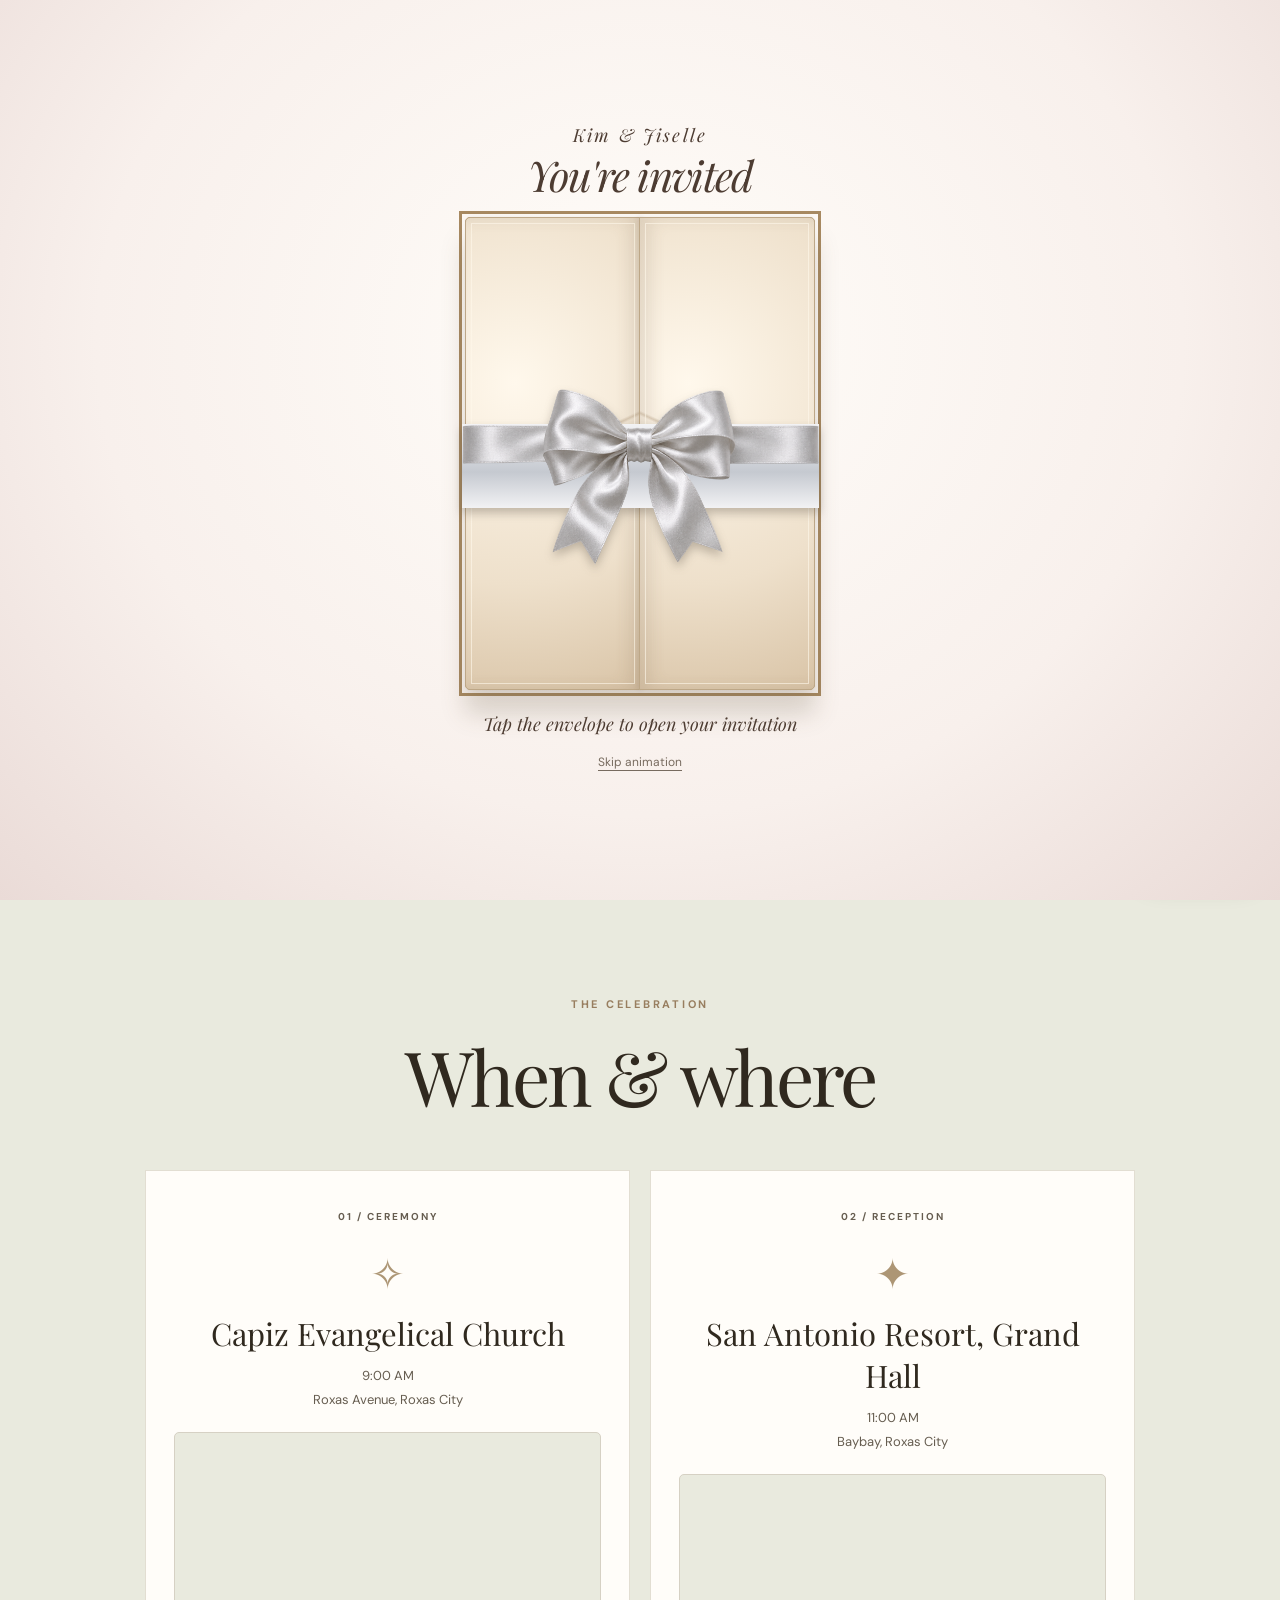
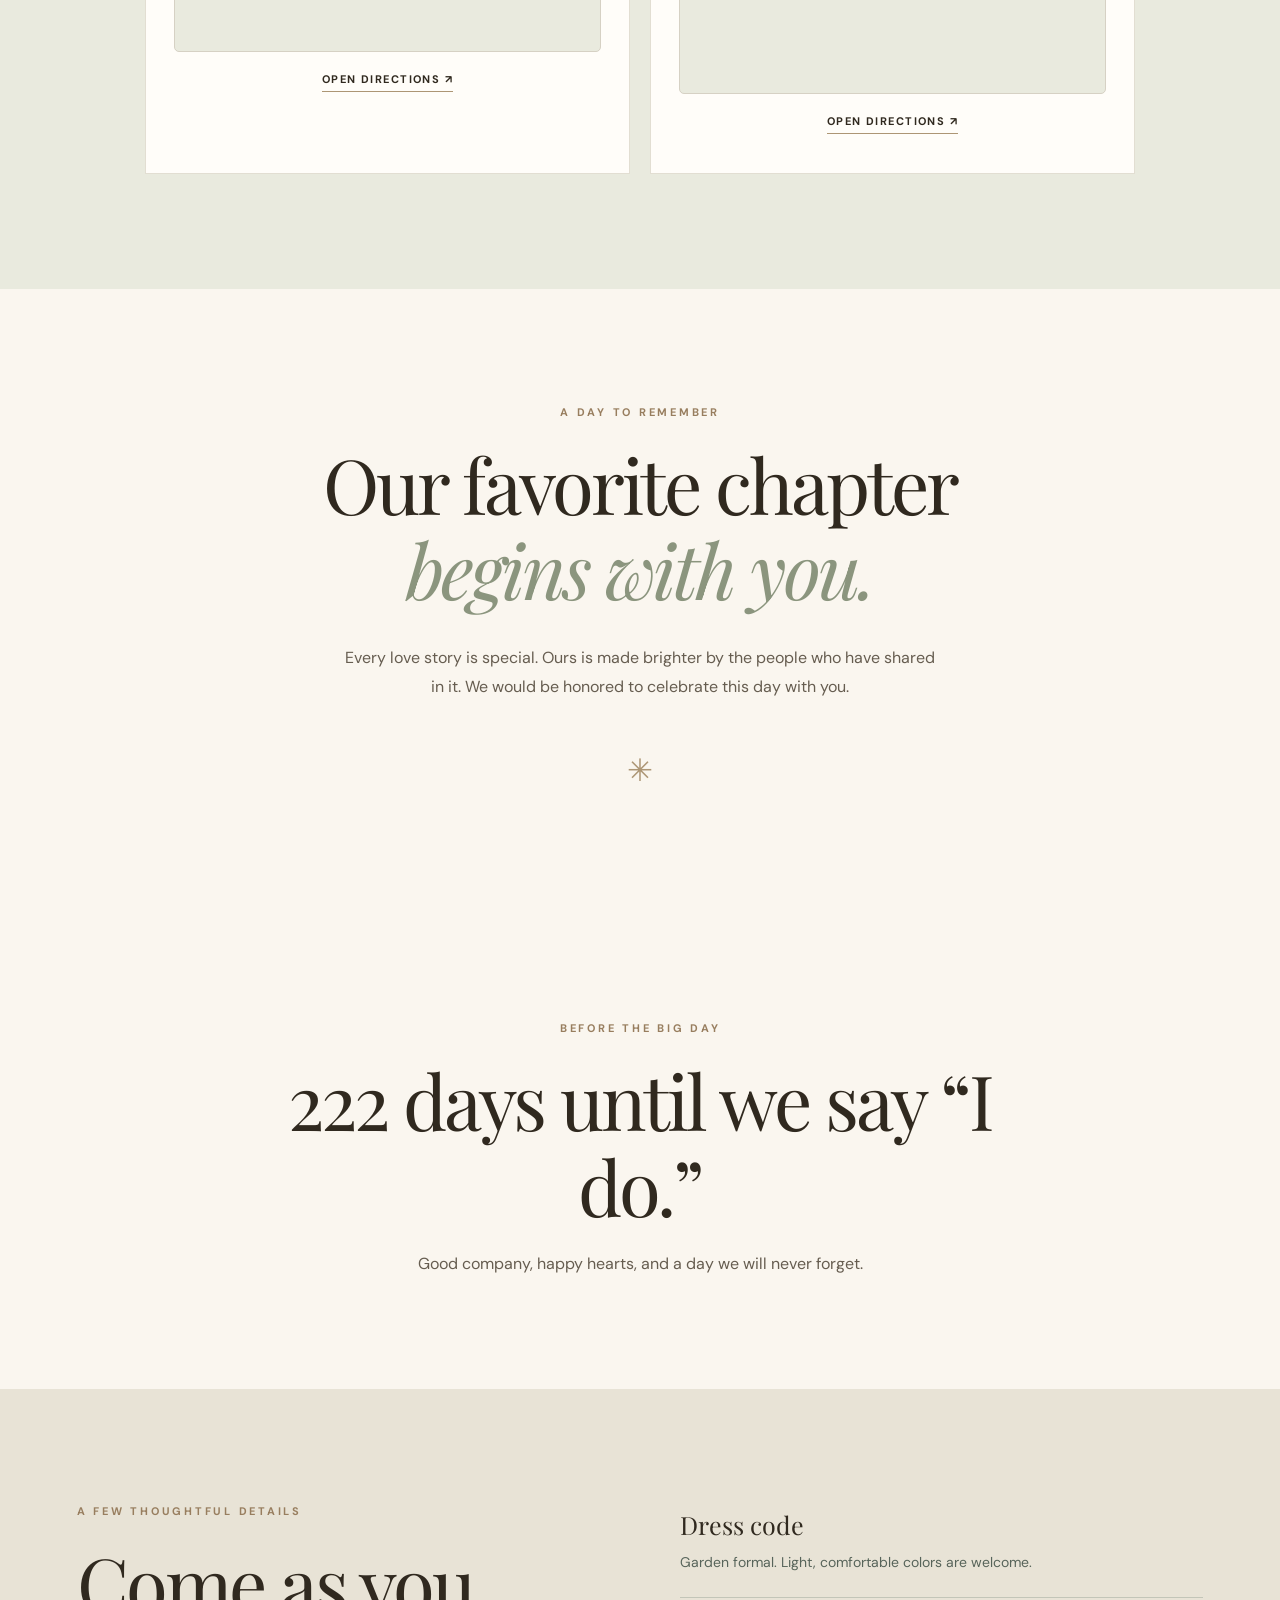
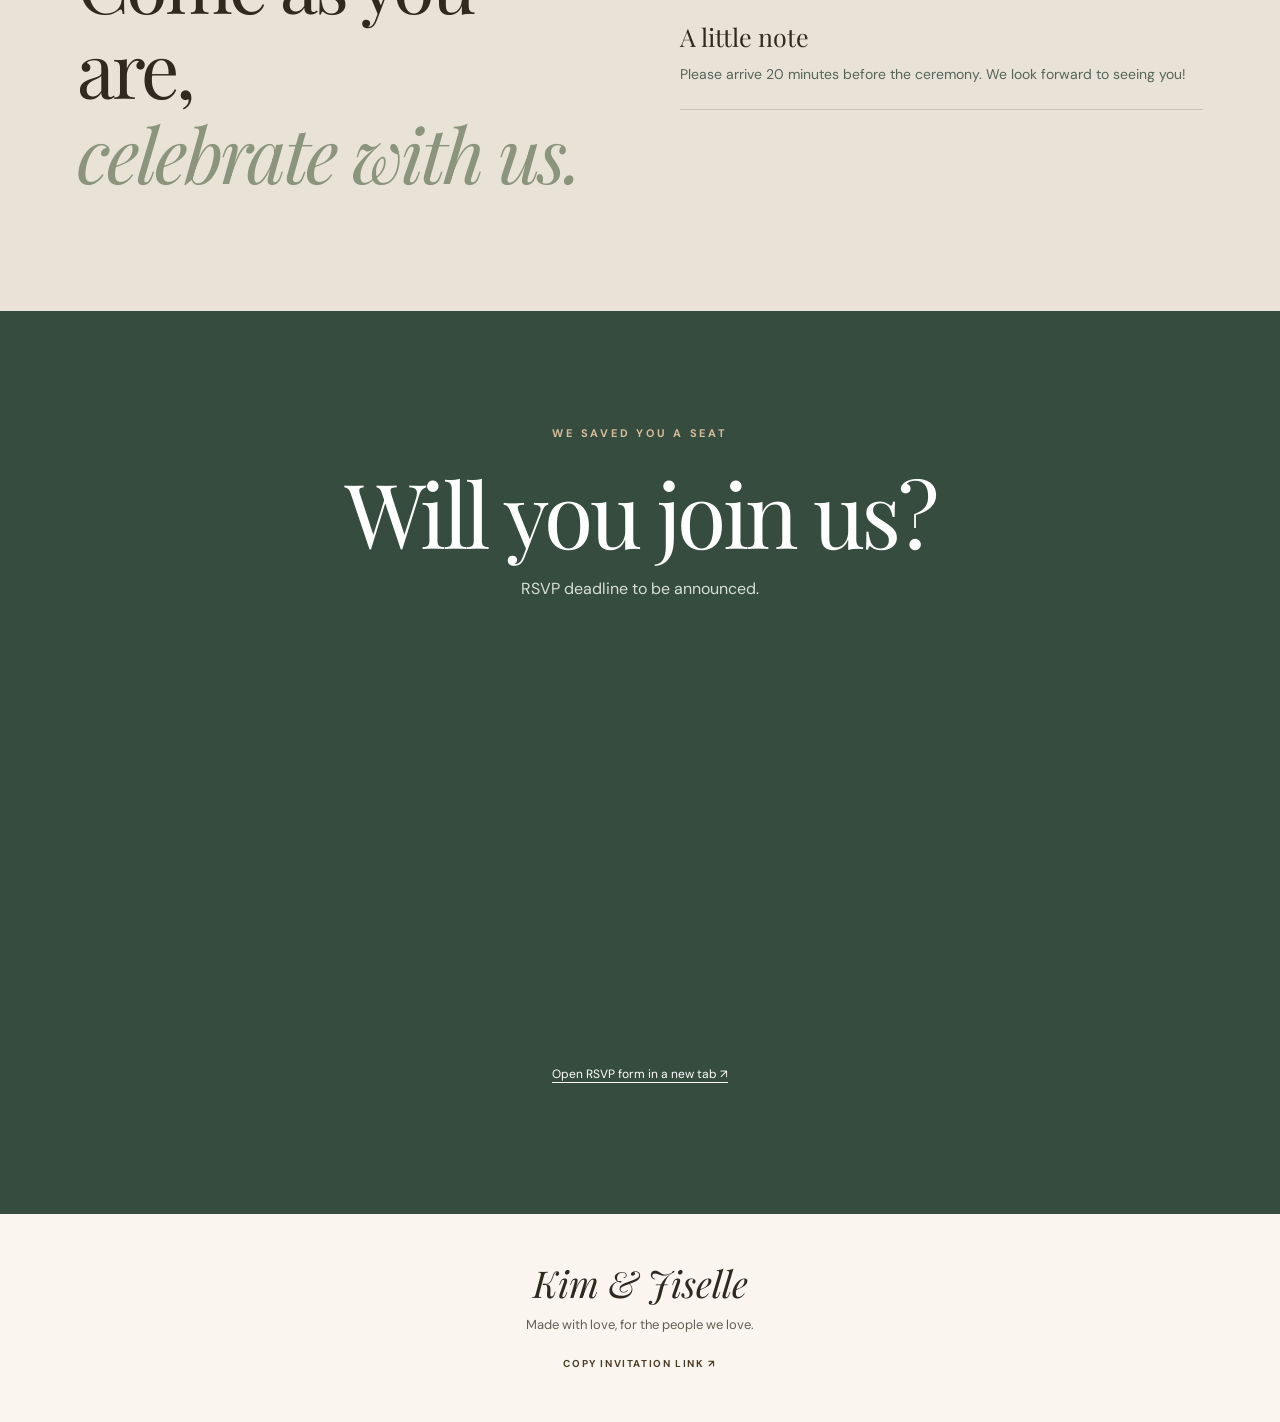
<file: index.html>
<!doctype html>
<html lang="en">
<head>
  <meta charset="utf-8">
  <meta name="viewport" content="width=device-width, initial-scale=1">
  <meta name="theme-color" content="#f7f3ec">
  <meta name="description" content="A wedding invitation and celebration details.">
  <title>Wedding Invitation</title>
  <link rel="preconnect" href="https://fonts.googleapis.com">
  <link rel="preconnect" href="https://fonts.gstatic.com" crossorigin>
  <link href="https://fonts.googleapis.com/css2?family=DM+Sans:wght@400;500;600;700&family=Playfair+Display:ital,wght@0,400;0,500;1,400&display=swap" rel="stylesheet">
  <link rel="preload" as="image" href="images/din%20and%20kim.jpg" fetchpriority="high">
  <link rel="preload" as="image" href="images/satin-bow-small.png">
  <link rel="preload" as="image" href="images/floral-invitation-card-small.jpg">
  <link rel="stylesheet" href="styles.css">
  <script src="config.js" defer></script>
  <script src="script.js" defer></script>
</head>
<body>
  <div class="loading-screen" id="loadingScreen" role="status" aria-live="polite">
    <div class="loading-inner"><span class="loading-mark">K &amp; J</span><span class="loading-spinner" aria-hidden="true"></span><span>Preparing your invitation…</span></div>
  </div>
  <script>
    // Last-resort escape if a script or third-party resource never finishes.
    window.setTimeout(function () {
      var screen = document.getElementById('loadingScreen');
      if (screen && !screen.hidden) {
        screen.classList.add('is-ready');
        window.setTimeout(function () { screen.hidden = true; }, 350);
      }
    }, 8000);
  </script>
  <svg class="svg-defs" xmlns="http://www.w3.org/2000/svg" aria-hidden="true">
    <symbol id="floral-sprig" viewBox="0 0 150 54">
      <path d="M13 43 C38 33 48 22 72 25 C91 28 107 19 137 10" fill="none" stroke="#8d9273" stroke-width="1.5" stroke-linecap="round"/>
      <path d="M43 31 C34 30 28 25 26 18 C36 19 41 23 43 31 M55 27 C51 16 54 10 63 6 C65 16 62 22 55 27 M91 25 C92 15 99 10 108 9 C104 19 99 23 91 25 M112 18 C115 26 124 29 132 27 C128 20 120 17 112 18" fill="#a3a98b" stroke="#7d8b72" stroke-width=".8"/>
      <path d="M71 25 C67 15 70 9 74 8 C79 10 80 16 75 22 C83 16 89 18 90 23 C89 28 82 30 76 26 C82 32 79 38 74 39 C69 38 67 33 72 27 C65 32 59 30 58 26 C59 21 65 20 71 25" fill="#e8b8a8" stroke="#bf8e83" stroke-width=".8"/>
      <circle cx="74" cy="25" r="2.5" fill="#bc9570"/>
      <circle cx="29" cy="40" r="2" fill="#d7aa95"/><circle cx="117" cy="13" r="2" fill="#d7aa95"/>
    </symbol>
  </svg>
  <audio id="backgroundMusic" src="music/Wedding%20Song.mp3" loop preload="none"></audio>
  <button class="music-control" id="musicControl" type="button" aria-label="Play background music" aria-pressed="false">♫ <span>Play music</span></button>

  <div class="envelope-intro" id="envelopeIntro" role="dialog" aria-modal="true" aria-labelledby="introTitle" hidden>
    <div class="envelope-shell">
      <p class="intro-overline">Kim &amp; Jiselle</p>
      <h2 id="introTitle">You're invited</h2>
      <button class="envelope-stage" id="envelopeOpen" type="button" aria-label="Open Kim and Jiselle's wedding invitation">
        <span class="envelope-base" aria-hidden="true"></span>
        <span class="intro-card" aria-hidden="true">
          <span class="card-small">THE WEDDING OF</span>
          <span class="card-names">Kim<br>&amp;<br>Jiselle</span>
          <span class="card-date">JULY 14, 2027</span>
        </span>
        <span class="envelope-door envelope-door-left" aria-hidden="true"></span>
        <span class="envelope-door envelope-door-right" aria-hidden="true"></span>
        <span class="envelope-ribbon" aria-hidden="true"></span>
      </button>
      <p class="intro-prompt">Tap the envelope to open your invitation</p>
      <button class="intro-skip" id="introSkip" type="button">Skip animation</button>
    </div>
  </div>
  <header class="site-header">
    <div class="header-row">
      <a class="monogram" href="#home" aria-label="Back to top" id="monogram">K &amp; J</a>
      <div class="header-ornament" aria-hidden="true"><span></span><svg viewBox="0 0 150 54"><use href="#floral-sprig"></use></svg><span></span></div>
      <button class="menu-toggle" id="menuToggle" type="button" aria-label="Open navigation" aria-expanded="false" aria-controls="siteNav"><span></span><span></span><span></span></button>
      <nav id="siteNav" aria-label="Main navigation">
        <a href="#details">Details</a><a href="#story">Our story</a><a href="#rsvp">RSVP</a>
      </nav>
    </div>
    <div class="mobile-header-ornament" aria-hidden="true"><span></span><svg viewBox="0 0 150 54"><use href="#floral-sprig"></use></svg><span></span></div>
  </header>
  <main>
    <section class="hero" id="home">
      <div class="hero-layout">
        <div class="hero-media">
          <div class="arch-outline"><div class="arch-photo">
            <img id="heroPhoto" alt="Kim and Jiselle together" fetchpriority="high" hidden>
            <div class="photo-placeholder" id="photoPlaceholder"><span>K &amp; J</span><small>Our favorite photo together</small></div>
          </div></div>
          <svg class="photo-floral photo-floral-left" viewBox="0 0 150 54" aria-hidden="true"><use href="#floral-sprig"></use></svg>
          <svg class="photo-floral photo-floral-right" viewBox="0 0 150 54" aria-hidden="true"><use href="#floral-sprig"></use></svg>
        </div>
        <div class="hero-content">
          <p class="hero-kicker">Together with our families</p>
          <h1><span id="partnerOne">Kim</span> <span class="ampersand">&amp;</span> <span id="partnerTwo">Jiselle</span></h1>
          <div class="hero-divider" aria-hidden="true"><span></span><svg viewBox="0 0 150 54"><use href="#floral-sprig"></use></svg><span></span></div>
          <p class="hero-date" id="heroDate">Wednesday, July 14, 2027</p>
          <p class="hero-venue" id="heroVenue">Roxas City, Capiz</p>
          <a class="button button-dark" href="#details">See the celebration</a>
        </div>
      </div>
    </section>

    <section class="details-section section-pad" id="details">
      <div class="section-heading"><p class="eyebrow">The celebration</p><h2>When &amp; where</h2></div>
      <div class="details-grid">
        <article class="detail-card"><span class="card-number">01 / CEREMONY</span><div class="card-icon" aria-hidden="true">✧</div><h3 id="ceremonyName">Capiz Evangelical Church</h3><p id="ceremonyTime">9:00 AM</p><p id="ceremonyAddress">Roxas Avenue, Roxas City</p><iframe class="venue-map" title="Map showing Capiz Evangelical Church" loading="lazy" referrerpolicy="no-referrer" src="https://www.openstreetmap.org/export/embed.html?bbox=122.7495%2C11.5745%2C122.7563%2C11.5785&amp;layer=mapnik&amp;marker=11.5764751%2C122.752885"></iframe><a id="ceremonyMap" href="https://www.google.com/maps/place/Capiz+Evangelical+Church/@11.5764803,122.7503101,17z/data=!3m1!4b1!4m6!3m5!1s0x33a5f2fb57459c45:0xe34b557d5e41cb60!8m2!3d11.5764751!4d122.752885!16s%2Fg%2F1hdzh6j3g" target="_blank" rel="noopener noreferrer">Open directions <span aria-hidden="true">↗</span></a></article>
        <article class="detail-card"><span class="card-number">02 / RECEPTION</span><div class="card-icon" aria-hidden="true">✦</div><h3 id="receptionName">San Antonio Resort, Grand Hall</h3><p id="receptionTime">11:00 AM</p><p id="receptionAddress">Baybay, Roxas City</p><iframe class="venue-map" title="Map showing San Antonio Resort" loading="lazy" referrerpolicy="no-referrer" src="https://www.openstreetmap.org/export/embed.html?bbox=122.7285%2C11.6045%2C122.7353%2C11.6085&amp;layer=mapnik&amp;marker=11.6064833%2C122.7319142"></iframe><a id="receptionMap" href="https://www.google.com/maps/place/San+Antonio+Resort/@11.6064885,122.7293393,17z/data=!3m1!4b1!4m9!3m8!1s0x33a5f2a4e2f6fa9d:0xba2bc45669a8d698!5m2!4m1!1i2!8m2!3d11.6064833!4d122.7319142!16s%2Fg%2F1hc93568z" target="_blank" rel="noopener noreferrer">Open directions <span aria-hidden="true">↗</span></a></article>
      </div>
      <a class="calendar-link" id="calendarLink" hidden href="#details" target="_blank" rel="noopener noreferrer">Add the date to Google Calendar <span aria-hidden="true">↗</span></a>
    </section>

    <section class="intro-section section-pad" id="story">
      <p class="eyebrow">A day to remember</p>
      <h2>Our favorite chapter<br><em>begins with you.</em></h2>
      <p id="welcomeMessage">Every love story is special. Ours is made brighter by the people who have shared in it. We would be honored to celebrate this day with you.</p>
      <div class="divider-flower" aria-hidden="true">✳</div>
    </section>

    <section class="quote-section section-pad"><p class="eyebrow">Before the big day</p><h2 id="countdown">We can't wait to celebrate with you.</h2><p>Good company, happy hearts, and a day we will never forget.</p></section>

    <section class="notes-section section-pad"><div><p class="eyebrow">A few thoughtful details</p><h2>Come as you are,<br><em>celebrate with us.</em></h2></div><div class="notes-list"><div><h3>Dress code</h3><p id="dressCode">Garden formal. Light, comfortable colors are welcome.</p></div><div><h3>A little note</h3><p id="additionalNote">Please arrive 20 minutes before the ceremony. We look forward to seeing you!</p></div></div></section>

    <section class="rsvp-section section-pad" id="rsvp"><p class="eyebrow">We saved you a seat</p><h2>Will you join us?</h2><p id="rsvpDeadline">RSVP deadline to be announced.</p><p class="rsvp-help" id="rsvpHelp">Loading the RSVP form…</p><iframe class="rsvp-frame" id="rsvpFrame" title="Wedding RSVP form" loading="eager" hidden></iframe><p class="rsvp-open" id="rsvpOpenWrap" hidden><a id="rsvpOpen" target="_blank" rel="noopener noreferrer">Open RSVP form in a new tab ↗</a></p></section>
  </main>
  <footer><a class="footer-monogram" href="#home" id="footerNames">Kim & Jiselle</a><p>Made with love, for the people we love.</p><button id="shareButton" type="button">Copy invitation link ↗</button></footer>
</body>
</html>
</file>
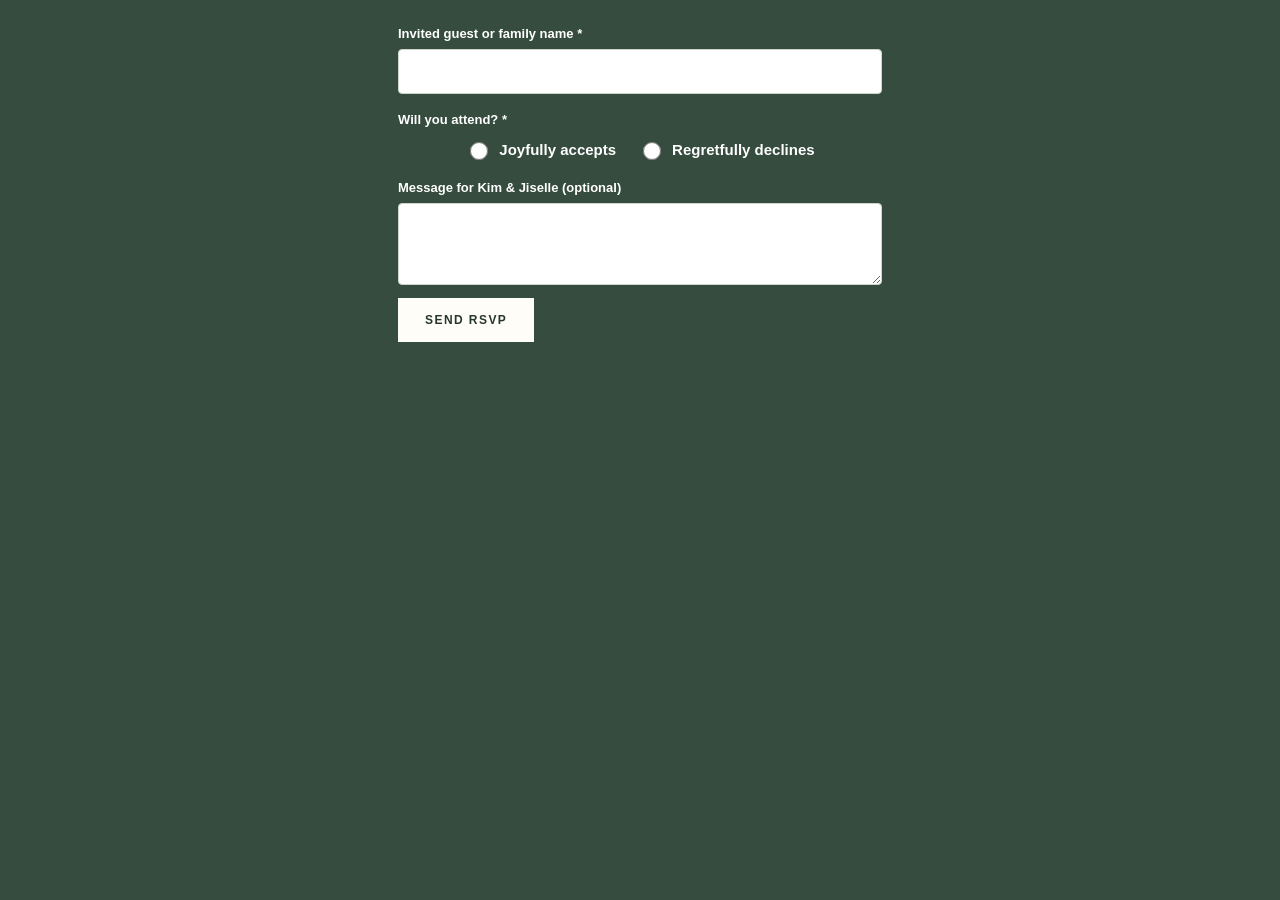
<file: google-apps-script/RsvpForm.html>
<!doctype html>
<html lang="en">
<head>
  <base target="_top">
  <meta name="viewport" content="width=device-width, initial-scale=1">
  <style>
    * { box-sizing: border-box; }
    body { margin: 0; background: #354c3e; color: #fff; font: 15px Arial, sans-serif; }
    main { max-width: 520px; margin: auto; padding: 8px 18px 28px; }
    [hidden] { display: none !important; }
    label { display: block; text-align: left; font-size: 13px; font-weight: 700; margin: 18px 0 8px; }
    input[type="text"], textarea { width: 100%; border: 1px solid #cbd6c9; border-radius: 4px; padding: 13px 14px; font: inherit; background: #fff; color: #27372f; }
    textarea { min-height: 82px; resize: vertical; }
    .choices { display: flex; gap: 22px; justify-content: center; margin: 12px 0 20px; }
    .choices label { font-size: 15px; margin: 0; display: flex; align-items: center; gap: 8px; cursor: pointer; }
    .choices input { width: 18px; height: 18px; accent-color: #a78961; }
    button { background: #fffdf8; color: #27372f; border: 0; padding: 15px 27px; font-size: 12px; letter-spacing: .12em; text-transform: uppercase; font-weight: 700; cursor: pointer; margin-top: 10px; }
    button:disabled { opacity: .7; cursor: wait; }
    .status { min-height: 28px; line-height: 1.5; margin: 14px 0 0; font-weight: 700; }
    .status.error { color: #ffd7cb; }
    .confirmation { margin: 18px 0 0; padding: 30px 24px; border: 1px solid #cad7c4; background: #fffdf8; color: #27372f; text-align: center; box-shadow: 0 12px 28px #1a2a2033; }
    .confirmation-icon { display: grid; place-items: center; width: 52px; height: 52px; margin: 0 auto 16px; border-radius: 50%; background: #e5f0e2; color: #2d613e; font-size: 29px; font-weight: 700; }
    .confirmation h2 { margin: 0 0 12px; font: 400 30px Georgia, serif; }
    .confirmation p { margin: 9px 0; line-height: 1.5; }
    .confirmation .saved-note { font-weight: 700; color: #2d613e; }
    .confirmation .reference { margin-top: 19px; font-size: 11px; color: #617066; overflow-wrap: anywhere; }
    .honeypot { position: absolute; left: -9999px; }
    :focus-visible { outline: 3px solid #d6bd9c; outline-offset: 3px; }
    @media (max-width: 400px) { .choices { gap: 12px; } .choices label { font-size: 13px; } }
  </style>
</head>
<body>
  <main>
    <form id="rsvpForm">
      <label for="guestName">Invited guest or family name *</label>
      <input id="guestName" name="name" type="text" minlength="2" maxlength="100" autocomplete="name" required>
      <label>Will you attend? *</label>
      <div class="choices"><label><input type="radio" name="attendance" value="Yes" required> Joyfully accepts</label><label><input type="radio" name="attendance" value="No" required> Regretfully declines</label></div>
      <label for="message">Message for Kim &amp; Jiselle (optional)</label>
      <textarea id="message" name="message" maxlength="500"></textarea>
      <div class="honeypot" aria-hidden="true"><label for="website">Website</label><input id="website" name="website" type="text" tabindex="-1" autocomplete="off"></div>
      <button id="submitButton" type="submit">Send RSVP</button>
      <p class="status" id="status" role="status" aria-live="polite"></p>
    </form>
    <section class="confirmation" id="confirmation" role="status" aria-live="polite" tabindex="-1" hidden>
      <span class="confirmation-icon" aria-hidden="true">✓</span>
      <h2>RSVP received</h2>
      <p class="saved-note">Your response has been saved.</p>
      <p>Thank you for replying to Kim &amp; Jiselle. No need to send another RSVP.</p>
      <p class="reference" id="confirmationReference"></p>
    </section>
  </main>
  <script>
    const form = document.getElementById('rsvpForm');
    const button = document.getElementById('submitButton');
    const status = document.getElementById('status');
    const confirmation = document.getElementById('confirmation');
    let submitted = false;

    form.addEventListener('submit', function (event) {
      event.preventDefault();
      if (submitted || button.disabled || !form.reportValidity()) return;
      button.disabled = true;
      button.textContent = 'Sending RSVP…';
      status.className = 'status';
      status.textContent = 'Saving your response. Please wait…';
      const values = Object.fromEntries(new FormData(form).entries());

      google.script.run
        .withSuccessHandler(function (result) {
          if (!result || !result.saved) {
            showError('We could not confirm your RSVP. Please try again.');
            return;
          }
          submitted = true;
          form.hidden = true;
          confirmation.hidden = false;
          if (result.submissionId) {
            document.getElementById('confirmationReference').textContent = 'Confirmation ID: ' + result.submissionId;
          }
          confirmation.focus({ preventScroll: true });
          window.scrollTo(0, 0);
        })
        .withFailureHandler(function (error) {
          showError(error && error.message ? error.message : 'Could not save your RSVP. Please try again.');
        })
        .submitRsvp(values);
    });

    function showError(message) {
      button.disabled = false;
      button.textContent = 'Send RSVP';
      status.className = 'status error';
      status.textContent = message;
    }
  </script>
</body>
</html>
</file>
<file: styles.css>
:root {
  --cream: #faf6ef;
  --paper: #fffdf9;
  --ink: #30291f;
  --muted: #665d50;
  --brown: #4d3c28;
  --gold: #ad9675;
  --sage: #89927b;
  --line: #d5c4ae;
}

* { box-sizing: border-box; }
html { scroll-behavior: smooth; scroll-padding-top: 86px; }
body { margin: 0; background: var(--cream); color: var(--ink); font-family: "DM Sans", Arial, sans-serif; }
a { color: inherit; }
button { font: inherit; }
[hidden] { display: none !important; }
.svg-defs { position: absolute; width: 0; height: 0; overflow: hidden; }

.site-header {
  position: sticky;
  top: 0;
  z-index: 30;
  background: rgba(250, 246, 239, .98);
  transition: background .2s ease, box-shadow .2s ease;
}
.site-header.is-scrolled { background: rgba(250, 246, 239, .94); box-shadow: 0 5px 22px rgba(48, 41, 31, .10); backdrop-filter: blur(12px); }
.header-row { width: min(100% - 8vw, 1450px); height: 82px; margin: auto; display: grid; grid-template-columns: 170px 1fr auto; gap: 32px; align-items: center; }
.monogram, .footer-monogram { font-family: "Playfair Display", Georgia, serif; font-style: italic; font-size: 37px; line-height: 1; text-decoration: none; white-space: nowrap; }
.header-ornament, .mobile-header-ornament, .hero-divider { display: flex; align-items: center; justify-content: center; gap: 18px; }
.header-ornament span, .mobile-header-ornament span, .hero-divider span { display: block; height: 1px; background: var(--line); flex: 1; }
.header-ornament svg { width: 122px; height: 44px; flex: none; }
.site-header nav { display: flex; align-items: center; gap: clamp(24px, 3vw, 58px); }
.site-header nav a { text-decoration: none; font-size: 16px; letter-spacing: .025em; white-space: nowrap; }
.site-header nav a:hover, .site-header nav a:focus-visible { color: #927455; text-decoration: underline; text-underline-offset: 5px; }
.menu-toggle, .mobile-header-ornament { display: none; }

.hero { min-height: min(800px, calc(100svh - 82px)); padding: clamp(28px, 4vw, 60px) 5vw clamp(48px, 6vw, 88px); background: radial-gradient(circle at 50% 45%, #fffefa 4%, #faf6ef 58%, #f0e7dc 100%); }
.hero-layout { max-width: 1370px; margin: auto; display: grid; grid-template-columns: minmax(0, .95fr) minmax(0, 1.05fr); align-items: center; gap: clamp(55px, 7vw, 130px); }
.hero-media { position: relative; width: min(100%, 540px); margin: auto; padding: 0 12px 10px; }
.arch-outline { padding: 6px; border: 1px solid #9b8060; border-radius: 48% 48% 22px 22px / 37% 37% 22px 22px; }
.arch-photo { position: relative; width: 100%; aspect-ratio: .79; overflow: hidden; border-radius: 48% 48% 18px 18px / 37% 37% 18px 18px; background: #dfd7ca; }
.arch-photo img { display: block; width: 100%; height: 100%; object-fit: cover; object-position: center; }
.photo-placeholder { position: absolute; inset: 0; display: grid; place-content: center; gap: 15px; text-align: center; background: radial-gradient(circle at 50% 32%, #f4ede2, #c9c3b1); color: #665b4d; }
.photo-placeholder span { font-family: "Playfair Display", Georgia, serif; font-size: clamp(80px, 10vw, 150px); font-style: italic; line-height: 1; }
.photo-placeholder small { font-size: 13px; letter-spacing: .15em; text-transform: uppercase; }
.photo-floral { position: absolute; width: clamp(105px, 13vw, 180px); height: auto; bottom: 5px; filter: drop-shadow(0 2px 2px #fff8); }
.photo-floral-left { left: -54px; transform: rotate(-49deg); }
.photo-floral-right { right: -48px; transform: scaleX(-1) rotate(-49deg); }
.hero-content { text-align: center; padding: 12px 0 18px; }
.hero-kicker { font-family: "Playfair Display", Georgia, serif; font-size: clamp(20px, 2vw, 29px); font-style: italic; letter-spacing: .15em; margin: 0 0 25px; }
.hero h1 { font-family: "Playfair Display", Georgia, serif; font-size: clamp(58px, 6.3vw, 112px); line-height: 1.08; letter-spacing: -.055em; font-weight: 400; font-style: italic; white-space: nowrap; margin: 0; }
.hero h1 .ampersand { font-size: .86em; }
.hero-divider { width: min(100%, 390px); margin: 30px auto 29px; }
.hero-divider svg { width: 110px; height: 41px; flex: none; }
.hero-date { font-size: clamp(17px, 1.6vw, 24px); letter-spacing: .015em; margin: 0 0 7px; }
.hero-venue { font-size: clamp(16px, 1.4vw, 22px); margin: 0 0 30px; }
.button { display: inline-flex; align-items: center; justify-content: center; min-height: 54px; padding: 12px 34px; border-radius: 999px; text-decoration: none; font-family: "Playfair Display", Georgia, serif; font-size: 22px; transition: transform .2s ease, box-shadow .2s ease; }
.button:hover { transform: translateY(-2px); box-shadow: 0 8px 20px #30291f22; }
.button-dark { background: var(--brown); color: #fffdf9; }

.section-pad { padding: clamp(76px, 9vw, 135px) clamp(24px, 6vw, 100px); }
.eyebrow { color: #987e5f; font-size: 11px; letter-spacing: .25em; text-transform: uppercase; font-weight: 700; margin: 0 0 22px; }
h2, h3, p { overflow-wrap: break-word; }
h2 { font-family: "Playfair Display", Georgia, serif; font-size: clamp(42px, 6vw, 76px); line-height: 1.12; font-weight: 400; letter-spacing: -.04em; margin: 0; }
h2 em { font-weight: 400; color: #8b957e; }
.intro-section { text-align: center; max-width: 920px; margin: auto; }
.intro-section > p:not(.eyebrow) { font-size: 16px; line-height: 1.85; color: var(--muted); max-width: 590px; margin: 32px auto 0; }
.divider-flower { font-size: 31px; color: var(--gold); margin-top: 48px; }
.details-section { background: #e9eade; text-align: center; }
.section-heading { margin-bottom: 52px; }
.details-grid { display: grid; grid-template-columns: repeat(2, minmax(0, 1fr)); gap: 20px; max-width: 990px; margin: auto; }
.detail-card { background: var(--paper); min-height: 340px; padding: 33px 28px 39px; text-align: center; border: 1px solid #e2ded2; }
.card-number { font-size: 10px; letter-spacing: .2em; color: var(--muted); font-weight: 700; }
.card-icon { font-family: Georgia, serif; font-size: 42px; color: var(--gold); margin: 25px 0 13px; }
.detail-card h3 { font-family: "Playfair Display", Georgia, serif; font-weight: 400; font-size: 31px; margin: 0 0 13px; }
.detail-card p { font-size: 13px; color: var(--muted); margin: 7px 0; }
.venue-map { display: block; width: 100%; height: 220px; margin: 24px 0 0; border: 1px solid #d6d1c4; border-radius: 5px; background: #e9eade; }
.detail-card a, .calendar-link { display: inline-block; font-size: 11px; font-weight: 700; letter-spacing: .13em; text-transform: uppercase; text-decoration: none; border-bottom: 1px solid var(--gold); padding-bottom: 5px; margin-top: 20px; }
.detail-card a:hover, .calendar-link:hover { color: #927455; }
.calendar-link { margin-top: 38px; }
.quote-section { text-align: center; background: var(--cream); }
.quote-section h2 { max-width: 800px; margin: auto; }
.quote-section > p:last-child { color: var(--muted); margin: 25px 0 0; }
.notes-section { background: #e8e3d6; display: grid; grid-template-columns: 1fr 1fr; gap: 80px; align-items: start; }
.notes-list { padding-top: 4px; }
.notes-list > div { padding: 22px 0; border-bottom: 1px solid #c3c5b8; }
.notes-list > div:first-child { padding-top: 0; }
.notes-list h3 { font-family: "Playfair Display", Georgia, serif; font-size: 25px; font-weight: 400; margin: 0 0 10px; }
.notes-list p { line-height: 1.7; color: #57645a; font-size: 14px; margin: 0; }
.rsvp-section { text-align: center; background: #354c3e; color: white; }
.rsvp-section .eyebrow { color: #d6bd9c; }
.rsvp-section h2 { font-size: clamp(50px, 7vw, 90px); }
.rsvp-section > p:not(.eyebrow) { color: #d7e0d6; }
.rsvp-help { font-size: 12px; }
.rsvp-frame { display: block; width: min(100%, 570px); height: 430px; margin: 25px auto 0; border: 0; background: #354c3e; }
.rsvp-open { margin-top: 8px; }
.rsvp-open a { font-size: 12px; color: #fff; text-underline-offset: 4px; }
footer { padding: 50px 24px; text-align: center; background: var(--cream); }
footer p { font-size: 13px; color: var(--muted); }
footer button { border: 0; background: none; color: var(--brown); text-transform: uppercase; font-size: 10px; letter-spacing: .16em; font-weight: 700; cursor: pointer; margin-top: 10px; }
footer button:hover { text-decoration: underline; }
.music-control { position: fixed; right: 18px; bottom: 18px; z-index: 20; border: 1px solid #d8d9cc; border-radius: 999px; padding: 12px 18px; background: #fffdf8; color: var(--brown); box-shadow: 0 5px 24px #27372f24; cursor: pointer; font-size: 13px; font-weight: 700; display: flex; gap: 8px; align-items: center; }
.music-control:hover { background: #e9ede3; }
:focus-visible { outline: 3px solid #a78961; outline-offset: 3px; }
.hero h1[tabindex='-1']:focus-visible { outline: none; }

@media (max-width: 1050px) {
  .header-row { grid-template-columns: 115px 1fr auto; gap: 20px; }
  .header-ornament svg { width: 86px; }
  .hero-layout { gap: 35px; }
  .hero h1 { font-size: clamp(50px, 6.5vw, 78px); }
}

@media (max-width: 720px) {
  html { scroll-padding-top: 105px; }
  .header-row { width: calc(100% - 42px); height: 62px; display: flex; justify-content: space-between; gap: 12px; }
  .monogram { font-size: 31px; }
  .header-ornament { display: none; }
  .mobile-header-ornament { display: flex; width: min(230px, 65vw); height: 32px; margin: -2px auto 4px; gap: 9px; }
  .mobile-header-ornament svg { width: 81px; height: 31px; flex: none; }
  .menu-toggle { display: flex; flex-direction: column; justify-content: center; gap: 5px; width: 40px; height: 40px; border: 0; background: transparent; cursor: pointer; padding: 6px; }
  .menu-toggle span { display: block; width: 100%; height: 2px; background: var(--ink); border-radius: 2px; }
  .site-header nav { display: none; position: absolute; left: 0; right: 0; top: 94px; background: rgba(250, 246, 239, .98); box-shadow: 0 13px 20px #30291f18; padding: 12px 24px 20px; flex-direction: column; align-items: stretch; gap: 0; }
  .site-header nav.is-open { display: flex; }
  .site-header nav a { padding: 12px; text-align: center; font-size: 14px; }
  .hero { padding: 14px 22px 64px; min-height: auto; }
  .hero-layout { display: flex; flex-direction: column; gap: 18px; }
  .hero-media { width: min(76vw, 390px); padding: 0 8px 6px; }
  .arch-outline { padding: 4px; }
  .photo-floral { width: clamp(82px, 21vw, 130px); bottom: 0; }
  .photo-floral-left { left: -31px; }
  .photo-floral-right { right: -26px; }
  .hero-content { padding: 0; }
  .hero-kicker { font-size: clamp(16px, 4.3vw, 23px); margin: 5px 0 9px; letter-spacing: .12em; }
  .hero h1 { font-size: clamp(42px, 10.8vw, 70px); white-space: normal; line-height: 1.08; }
  .hero-divider { width: min(100%, 265px); margin: 12px auto 10px; gap: 9px; }
  .hero-divider svg { width: 83px; height: 31px; }
  .hero-date { font-size: clamp(15px, 3.9vw, 19px); }
  .hero-venue { font-size: clamp(14px, 3.6vw, 17px); margin-bottom: 16px; }
  .button { min-height: 46px; padding: 10px 26px; font-size: 17px; }
  .details-grid, .notes-section { grid-template-columns: 1fr; }
  .notes-section { gap: 42px; }
  .detail-card { min-height: 310px; }
  .section-pad { padding: 80px 24px; }
  .music-control { right: 12px; bottom: 12px; padding: 11px 15px; }
}

@media (prefers-reduced-motion: reduce) {
  html { scroll-behavior: auto; }
  .site-header, .button { transition: none; }
}
/* Wedding invitation opening */
.envelope-intro {
  position: fixed;
  inset: 0;
  z-index: 100;
  display: grid;
  place-items: center;
  overflow-y: auto;
  padding: 22px;
  color: #4d3c32;
  background: radial-gradient(ellipse at 50% 38%, #fffdf9 0%, #f8f0ec 60%, #eadbd7 100%);
}
body.intro-active { overflow: hidden; }
.envelope-shell { width: min(100%, 520px); text-align: center; }
.intro-overline { font-family: "Playfair Display", Georgia, serif; font-size: 18px; font-style: italic; letter-spacing: .12em; margin: 0 0 5px; }
.envelope-shell h2 { font-family: "Playfair Display", Georgia, serif; font-size: clamp(28px, 6vw, 42px); font-weight: 400; font-style: italic; margin: 0 0 18px; }
.envelope-stage {
  position: relative;
  display: block;
  width: min(72vw, 350px);
  aspect-ratio: .74;
  margin: 0 auto;
  padding: 0;
  border: 0;
  background: transparent;
  cursor: pointer;
  touch-action: manipulation;
}
.envelope-stage > span { position: absolute; display: block; }
.envelope-base {
  inset: 0;
  border: 1px solid #a88e69;
  border-radius: 5px;
  background: linear-gradient(125deg, #ecdcc6, #fff7e8 46%, #d9c5a9);
  box-shadow: inset 0 0 28px #806f5f26, inset 0 0 0 6px #fff8ecad, 0 24px 25px #65543e36;
}
.intro-card {
  inset: 5% 6%;
  z-index: 1;
  display: flex !important;
  flex-direction: column;
  align-items: center;
  justify-content: center;
  background: #fffdfa url("images/floral-invitation-card-small.jpg") center / 100% 100% no-repeat;
  filter: drop-shadow(0 6px 9px #493a2d3d);
  opacity: 0;
  transform: translateY(13%) scale(.88);
}
.card-small { z-index: 1; font-size: clamp(9px, 2.2vw, 12px); letter-spacing: .22em; color: #586b82; margin-top: -4%; }
.card-names { z-index: 1; font-family: "Playfair Display", Georgia, serif; font-size: clamp(34px, 8vw, 49px); line-height: 1.14; color: #293f65; margin-top: 5%; }
.card-date { z-index: 1; font-size: clamp(9px, 2.2vw, 12px); letter-spacing: .16em; color: #586b82; margin-top: 7%; }
.envelope-door {
  top: 0;
  bottom: 0;
  width: 50.2%;
  z-index: 2;
  background: radial-gradient(circle at 28% 35%, #fff8ec 0%, #eee0cb 61%, #d9c4a7 100%);
  border: 1px solid #bda787;
  will-change: transform, opacity;
}
.envelope-door::before {
  content: "";
  position: absolute;
  inset: 0;
  background: linear-gradient(155deg, transparent 49.5%, #ac94765e 50%, transparent 50.5%);
}
.envelope-door::after {
  content: "";
  position: absolute;
  inset: 5px;
  border: 1px solid #fff8eb9c;
  pointer-events: none;
}
.envelope-door-left { left: 0; transform-origin: left center; border-radius: 5px 0 0 5px; box-shadow: inset -10px 0 16px #66543a22, 2px 0 4px #66543a19; }
.envelope-door-right { right: 0; transform-origin: right center; border-radius: 0 5px 5px 0; box-shadow: inset 10px 0 16px #66543a22, -2px 0 4px #66543a19; }
.envelope-door-right::before { transform: scaleX(-1); }
.envelope-ribbon {
  z-index: 3;
  left: -1%;
  right: -1%;
  top: 34%;
  height: 40%;
  pointer-events: none;
  background: url("images/satin-bow-small.png") center / 100% 100% no-repeat, linear-gradient(to bottom, transparent 25%, #f2f2f4 25%, #c5c9d0 50%, #f2f2f4 69%, transparent 69%);
  filter: drop-shadow(0 5px 5px #51463b52);
}
.intro-prompt { font-family: "Playfair Display", Georgia, serif; font-style: italic; font-size: 18px; margin: 22px 0 10px; }
.intro-skip { border: 0; background: transparent; color: #776b5f; font-size: 12px; text-decoration: underline; text-underline-offset: 4px; cursor: pointer; padding: 8px; }
.envelope-intro.is-opening .envelope-ribbon { animation: ribbon-fall 1.35s ease-in forwards; }
.envelope-intro.is-opening .envelope-door-left { animation: door-left-open 1.3s 1.15s ease-in-out forwards; }
.envelope-intro.is-opening .envelope-door-right { animation: door-right-open 1.3s 1.15s ease-in-out forwards; }
.envelope-intro.is-opening .intro-card { animation: card-reveal 1.7s 1.4s ease-out forwards; }
.envelope-intro.is-opening .intro-prompt, .envelope-intro.is-opening .intro-skip { opacity: 0; pointer-events: none; }
.envelope-intro.is-leaving { opacity: 0; pointer-events: none; transition: opacity .45s ease; }
@keyframes ribbon-fall { 0%, 18% { opacity: 1; transform: translateY(0) rotate(0); } 55% { opacity: 1; transform: translateY(30px) rotate(-5deg); } 100% { opacity: 0; transform: translateY(135px) rotate(-14deg); } }
@keyframes door-left-open { to { transform: translateX(-105%) rotate(-8deg); opacity: 0; } }
@keyframes door-right-open { to { transform: translateX(105%) rotate(8deg); opacity: 0; } }
@keyframes card-reveal { 0% { opacity: 0; transform: translateY(13%) scale(.88); } 30% { opacity: 1; } 100% { opacity: 1; transform: translateY(-13%) scale(1.13); } }
@media (max-width: 520px) {
  .envelope-stage { width: min(74vw, 340px); }
  .envelope-shell h2 { margin-bottom: 14px; }
  .intro-prompt { font-size: 16px; }
}
@media (prefers-reduced-motion: reduce) {
  .envelope-intro.is-opening .envelope-ribbon,
  .envelope-intro.is-opening .envelope-door-left,
  .envelope-intro.is-opening .envelope-door-right,
  .envelope-intro.is-opening .intro-card { animation: none; opacity: 1; transform: none; }
  .envelope-intro.is-opening .envelope-door,
  .envelope-intro.is-opening .envelope-ribbon { visibility: hidden; }
  .envelope-intro.is-leaving { transition: none; }
}

/* Keep the opening covered while its artwork and embedded RSVP prepare. */
.loading-screen { position: fixed; inset: 0; z-index: 200; display: grid; place-items: center; background: #f8f0ec; color: #4d3c32; transition: opacity .3s ease, visibility .3s ease; }
.loading-screen.is-ready { opacity: 0; visibility: hidden; pointer-events: none; }
.loading-inner { display: grid; justify-items: center; gap: 17px; font-size: 13px; letter-spacing: .08em; }
.loading-mark { font: italic 38px "Playfair Display", Georgia, serif; letter-spacing: 0; }
.loading-spinner { width: 27px; height: 27px; border: 2px solid #d6c5ae; border-top-color: #715b3e; border-radius: 50%; animation: loading-spin .8s linear infinite; }
@keyframes loading-spin { to { transform: rotate(360deg); } }
@media (prefers-reduced-motion: reduce) { .loading-spinner { animation: none; } .loading-screen { transition: none; } }
</file>
